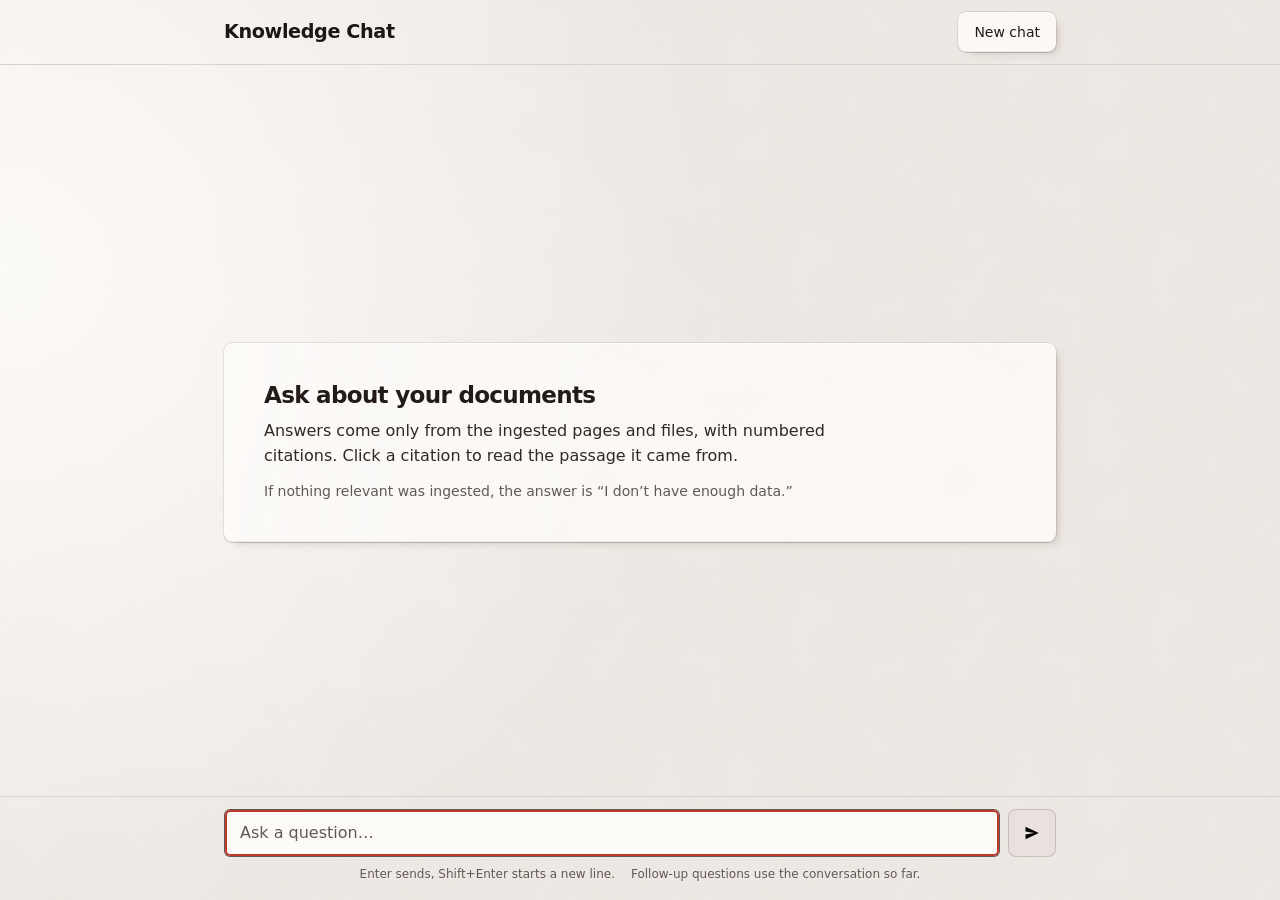
<file: ChatBotRAGAPI/wwwroot/index.html>
<!doctype html>
<html lang="en">
<head>
  <meta charset="utf-8">
  <meta name="viewport" content="width=device-width, initial-scale=1">
  <title>Knowledge Chat</title>
  <meta name="description" content="Ask questions about your ingested documents and get answers with numbered citations to the passages they came from.">
  <link rel="icon" href="favicon.svg" type="image/svg+xml">
  <link rel="stylesheet" href="app.css">
  <script src="app.js" defer></script>
</head>
<body class="desk">
  <header class="topbar">
    <div class="shell topbar__inner">
      <h1 class="wordmark">Knowledge Chat</h1>
      <div class="topbar__actions">
        <button id="new-chat" class="btn btn--card btn--small" type="button" title="Start a new conversation">New chat</button>
        <button id="close-chat" class="btn btn--card btn--small btn--square" type="button" title="Close the chat" hidden>
          <svg viewBox="0 0 24 24" aria-hidden="true"><path d="M6.4 5 5 6.4 10.6 12 5 17.6 6.4 19l5.6-5.6 5.6 5.6 1.4-1.4-5.6-5.6L19 6.4 17.6 5 12 10.6z"/></svg>
          <span class="visually-hidden">Close</span>
        </button>
      </div>
    </div>
  </header>

  <main id="conversation" class="conversation" aria-live="polite">
    <section id="empty" class="empty stock">
      <h2>Ask about your documents</h2>
      <p>Answers come only from the ingested pages and files, with numbered citations.
         Click a citation to read the passage it came from.</p>
      <p class="hint">If nothing relevant was ingested, the answer is <q>I don’t have enough data.</q></p>
    </section>
  </main>

  <footer class="composer-wrap">
    <div class="shell">
      <form id="composer" class="composer" autocomplete="off">
        <label for="question" class="visually-hidden">Your question</label>
        <textarea id="question" rows="1" maxlength="4000" placeholder="Ask a question…" required></textarea>
        <button id="send" type="submit" class="btn btn--ink btn--icon" title="Send (Enter)">
          <svg viewBox="0 0 24 24" aria-hidden="true"><path d="M3.4 20.4 21 12 3.4 3.6l-.1 6.5L15 12l-11.7 1.9z"/></svg>
          <span class="visually-hidden">Send</span>
        </button>
        <button id="stop" type="button" class="btn btn--card btn--icon" title="Stop" hidden>
          <svg viewBox="0 0 24 24" aria-hidden="true"><rect x="6" y="6" width="12" height="12" rx="2"/></svg>
          <span class="visually-hidden">Stop</span>
        </button>
      </form>
      <p class="footnote"><span>Enter sends, Shift+Enter starts a new line.</span> <span>Follow-up questions use the conversation so far.</span></p>
    </div>
  </footer>

  <template id="tpl-user">
    <article class="msg user"><div class="bubble"></div></article>
  </template>
  <template id="tpl-assistant">
    <article class="msg assistant">
      <div class="bubble stock">
        <div class="status" role="status"><span class="spinner keep-motion" aria-hidden="true"></span><span class="status-text">Searching documents…</span></div>
        <div class="answer"></div>
        <ol class="sources" hidden></ol>
      </div>
    </article>
  </template>
</body>
</html>
</file>
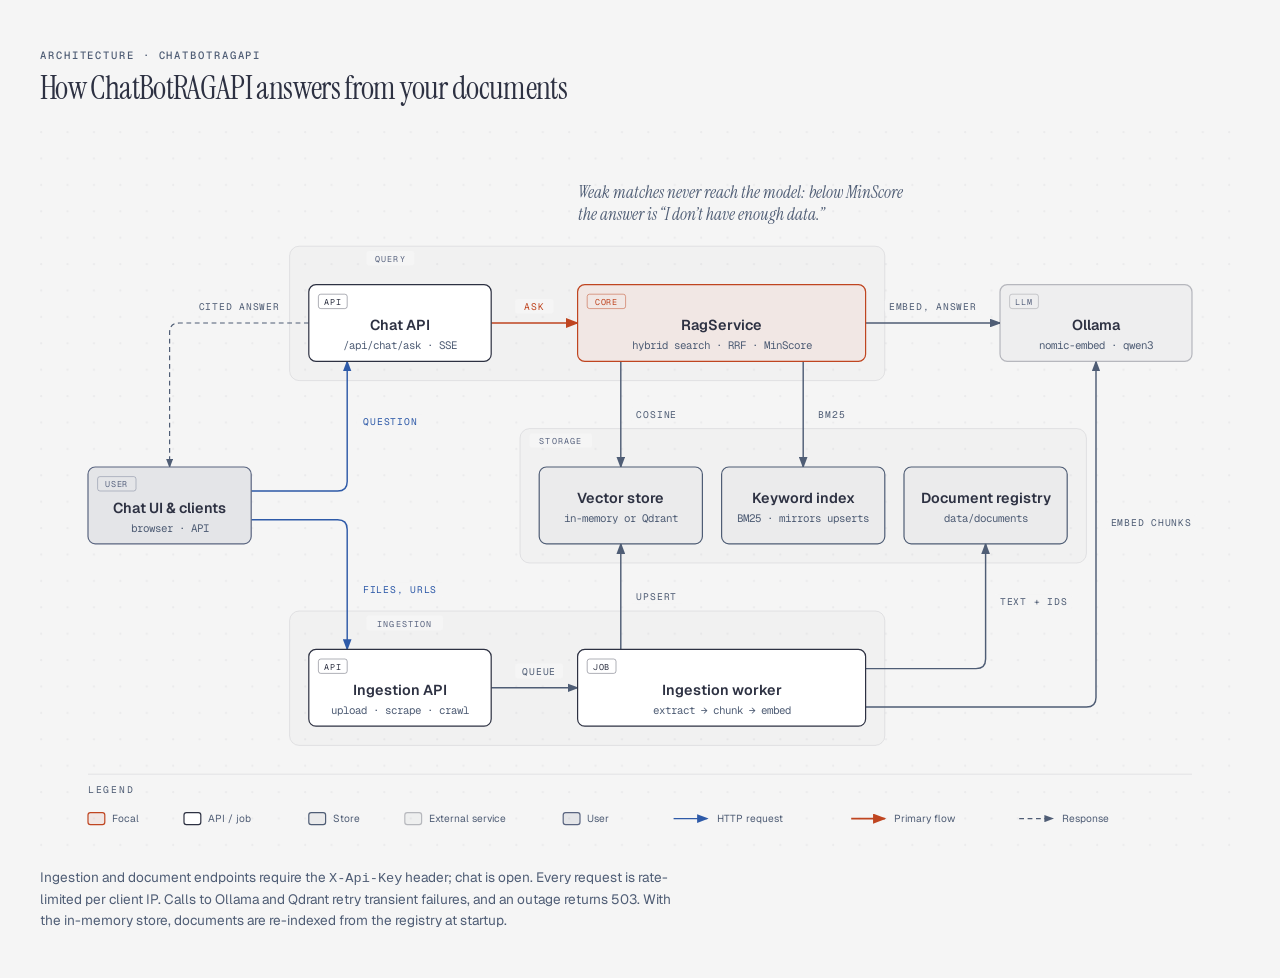
<file: docs/architecture.html>
<!DOCTYPE html>
<html lang="en">
<head>
  <meta charset="UTF-8">
  <meta name="viewport" content="width=device-width, initial-scale=1.0">
  <title>ChatBotRAGAPI architecture</title>
  <link href="https://fonts.googleapis.com/css2?family=Instrument+Serif:ital@0;1&family=Geist:wght@400;500;600&family=Geist+Mono:wght@400;500;600&display=swap" rel="stylesheet">
  <style>
    *, *::before, *::after { box-sizing: border-box; margin: 0; padding: 0; }
    :root {
      --color-paper:   #f5f5f5;
      --color-ink:     #2d3142;
      --color-muted:   #4f5d75;
      --color-accent:  #bf4520;
      --font-sans:     'Geist', system-ui, sans-serif;
      --font-serif:    'Instrument Serif', serif;
      --font-mono:     'Geist Mono', ui-monospace, monospace;
    }

    body {
      font-family: var(--font-sans);
      background: var(--color-paper);
      color: var(--color-ink);
      min-height: 100vh;
      display: flex;
      align-items: center;
      justify-content: center;
      padding: 3rem 2rem;
    }

    .frame { max-width: 1200px; width: 100%; }
    .diagram-container { width: 100%; overflow-x: auto; }

    .eyebrow {
      font-family: var(--font-mono);
      font-size: 0.66rem;
      font-weight: 500;
      letter-spacing: 0.18em;
      text-transform: uppercase;
      color: var(--color-muted);
      margin-bottom: 0.5rem;
    }

    h1 {
      font-family: var(--font-serif);
      font-size: clamp(1.5rem, 2.4vw + 0.75rem, 2rem);
      font-weight: 400;
      letter-spacing: -0.02em;
      line-height: 1.15;
      color: var(--color-ink);
      margin-bottom: 1.5rem;
    }

    .note {
      margin-top: 1rem;
      max-width: 72ch;
      font-size: 0.85rem;
      line-height: 1.55;
      color: var(--color-muted);
    }

    svg { width: 100%; min-width: 1000px; display: block; }
    @media print {
      .diagram-container { overflow-x: visible; }
      svg { min-width: 0; }
    }
  </style>
</head>
<body>
  <div class="frame">
    <p class="eyebrow">Architecture · ChatBotRAGAPI</p>
    <h1>How ChatBotRAGAPI answers from your documents</h1>

    <div class="diagram-container">
      <svg viewBox="0 0 1000 600" xmlns="http://www.w3.org/2000/svg" role="img" aria-labelledby="architecture-title architecture-desc">
        <title id="architecture-title">ChatBotRAGAPI architecture</title>
        <desc id="architecture-desc">Questions from the chat UI go through the chat API to RagService, which searches a vector store and a BM25 keyword index and asks Ollama for a cited answer; uploads and crawled pages are queued, chunked, embedded by Ollama and written to the stores and a document registry.</desc>
        <defs>
          <pattern id="dots" width="22" height="22" patternUnits="userSpaceOnUse">
            <circle cx="1" cy="1" r="0.9" fill="rgba(45,49,66,0.10)"/>
          </pattern>
          <marker id="arrow" markerWidth="8" markerHeight="6" refX="7" refY="3" orient="auto"><polygon points="0 0, 8 3, 0 6" fill="#4f5d75"/></marker>
          <marker id="arrow-accent" markerWidth="8" markerHeight="6" refX="7" refY="3" orient="auto"><polygon points="0 0, 8 3, 0 6" fill="#bf4520"/></marker>
          <marker id="arrow-link" markerWidth="8" markerHeight="6" refX="7" refY="3" orient="auto"><polygon points="0 0, 8 3, 0 6" fill="#2e5aa8"/></marker>
        </defs>

        <rect width="100%" height="100%" fill="#f5f5f5"/>
        <rect width="100%" height="100%" fill="url(#dots)" opacity="0.55"/>

        <!-- Callout (italic serif) above the focal node -->
        <text x="448" y="56" fill="#4f5d75" font-size="14" font-style="italic" font-family="'Instrument Serif', serif">Weak matches never reach the model: below MinScore</text>
        <text x="448" y="74" fill="#4f5d75" font-size="14" font-style="italic" font-family="'Instrument Serif', serif">the answer is “I don’t have enough data.”</text>

        <!-- Zones (before arrows and nodes) -->
        <rect x="208" y="96" width="496" height="112" rx="8" fill="rgba(45,49,66,0.02)" stroke="rgba(45,49,66,0.10)" stroke-width="0.8"/>
        <rect x="272" y="100" width="40" height="12" rx="2" fill="#f5f5f5"/>
        <text x="292" y="109" fill="#5a6580" font-size="7" font-family="'Geist Mono', monospace" text-anchor="middle" letter-spacing="0.14em">QUERY</text>

        <rect x="400" y="248" width="472" height="112" rx="8" fill="rgba(45,49,66,0.02)" stroke="rgba(45,49,66,0.10)" stroke-width="0.8"/>
        <rect x="408" y="252" width="52" height="12" rx="2" fill="#f5f5f5"/>
        <text x="434" y="261" fill="#5a6580" font-size="7" font-family="'Geist Mono', monospace" text-anchor="middle" letter-spacing="0.14em">STORAGE</text>

        <rect x="208" y="400" width="496" height="112" rx="8" fill="rgba(45,49,66,0.02)" stroke="rgba(45,49,66,0.10)" stroke-width="0.8"/>
        <rect x="272" y="404" width="64" height="12" rx="2" fill="#f5f5f5"/>
        <text x="304" y="413" fill="#5a6580" font-size="7" font-family="'Geist Mono', monospace" text-anchor="middle" letter-spacing="0.14em">INGESTION</text>

        <!-- Arrows (behind boxes) -->
        <!-- Clients -> Chat API (HTTP), fanned port 1 on the clients' right edge -->
        <path d="M 176,300 H 248 Q 256,300 256,292 V 192" fill="none" stroke="#2e5aa8" stroke-width="1.2" marker-end="url(#arrow-link)"/>
        <!-- Clients -> Ingestion API (HTTP), fanned port 2 -->
        <path d="M 176,324 H 248 Q 256,324 256,332 V 432" fill="none" stroke="#2e5aa8" stroke-width="1.2" marker-end="url(#arrow-link)"/>
        <!-- Chat API -> Clients: cited answer (return, dashed) -->
        <path d="M 224,160 H 116 Q 108,160 108,168 V 280" fill="none" stroke="#4f5d75" stroke-width="1" stroke-dasharray="4,3" marker-end="url(#arrow)"/>
        <!-- Chat API -> RagService (primary flow) -->
        <line x1="376" y1="160" x2="448" y2="160" stroke="#bf4520" stroke-width="1.4" marker-end="url(#arrow-accent)"/>
        <!-- RagService -> Ollama -->
        <line x1="688" y1="160" x2="800" y2="160" stroke="#4f5d75" stroke-width="1.2" marker-end="url(#arrow)"/>
        <!-- RagService -> Vector store / Keyword index -->
        <line x1="484" y1="192" x2="484" y2="280" stroke="#4f5d75" stroke-width="1.2" marker-end="url(#arrow)"/>
        <line x1="636" y1="192" x2="636" y2="280" stroke="#4f5d75" stroke-width="1.2" marker-end="url(#arrow)"/>
        <!-- Ingestion API -> Worker -->
        <line x1="376" y1="464" x2="448" y2="464" stroke="#4f5d75" stroke-width="1.2" marker-end="url(#arrow)"/>
        <!-- Worker -> Vector store -->
        <line x1="484" y1="432" x2="484" y2="344" stroke="#4f5d75" stroke-width="1.2" marker-end="url(#arrow)"/>
        <!-- Worker -> Document registry (port 1 on the worker's right edge) -->
        <path d="M 688,448 H 780 Q 788,448 788,440 V 344" fill="none" stroke="#4f5d75" stroke-width="1.2" marker-end="url(#arrow)"/>
        <!-- Worker -> Ollama (port 2) -->
        <path d="M 688,480 H 872 Q 880,480 880,472 V 192" fill="none" stroke="#4f5d75" stroke-width="1.2" marker-end="url(#arrow)"/>

        <!-- Arrow labels (opaque masks, 8px off their strokes) -->
        <rect x="264" y="236" width="56" height="12" rx="2" fill="#f5f5f5"/>
        <text x="292" y="245" fill="#2e5aa8" font-size="8" font-family="'Geist Mono', monospace" text-anchor="middle" letter-spacing="0.08em">QUESTION</text>

        <rect x="264" y="376" width="72" height="12" rx="2" fill="#f5f5f5"/>
        <text x="300" y="385" fill="#2e5aa8" font-size="8" font-family="'Geist Mono', monospace" text-anchor="middle" letter-spacing="0.08em">FILES, URLS</text>

        <rect x="128" y="140" width="76" height="12" rx="2" fill="#f5f5f5"/>
        <text x="166" y="149" fill="#4f5d75" font-size="8" font-family="'Geist Mono', monospace" text-anchor="middle" letter-spacing="0.08em">CITED ANSWER</text>

        <rect x="396" y="140" width="32" height="12" rx="2" fill="#f5f5f5"/>
        <text x="412" y="149" fill="#bf4520" font-size="8" font-family="'Geist Mono', monospace" text-anchor="middle" letter-spacing="0.08em">ASK</text>

        <rect x="704" y="140" width="80" height="12" rx="2" fill="#f5f5f5"/>
        <text x="744" y="149" fill="#4f5d75" font-size="8" font-family="'Geist Mono', monospace" text-anchor="middle" letter-spacing="0.08em">EMBED, ANSWER</text>

        <rect x="492" y="230" width="44" height="12" rx="2" fill="#f5f5f5"/>
        <text x="514" y="239" fill="#4f5d75" font-size="8" font-family="'Geist Mono', monospace" text-anchor="middle" letter-spacing="0.08em">COSINE</text>

        <rect x="644" y="230" width="32" height="12" rx="2" fill="#f5f5f5"/>
        <text x="660" y="239" fill="#4f5d75" font-size="8" font-family="'Geist Mono', monospace" text-anchor="middle" letter-spacing="0.08em">BM25</text>

        <rect x="396" y="444" width="40" height="12" rx="2" fill="#f5f5f5"/>
        <text x="416" y="453" fill="#4f5d75" font-size="8" font-family="'Geist Mono', monospace" text-anchor="middle" letter-spacing="0.08em">QUEUE</text>

        <rect x="492" y="382" width="44" height="12" rx="2" fill="#f5f5f5"/>
        <text x="514" y="391" fill="#4f5d75" font-size="8" font-family="'Geist Mono', monospace" text-anchor="middle" letter-spacing="0.08em">UPSERT</text>

        <rect x="796" y="386" width="64" height="12" rx="2" fill="#f5f5f5"/>
        <text x="828" y="395" fill="#4f5d75" font-size="8" font-family="'Geist Mono', monospace" text-anchor="middle" letter-spacing="0.08em">TEXT + IDS</text>

        <rect x="888" y="320" width="76" height="12" rx="2" fill="#f5f5f5"/>
        <text x="926" y="329" fill="#4f5d75" font-size="8" font-family="'Geist Mono', monospace" text-anchor="middle" letter-spacing="0.08em">EMBED CHUNKS</text>

        <!-- Node: Chat UI & clients (input) -->
        <rect x="40" y="280" width="136" height="64" rx="6" fill="#f5f5f5"/>
        <rect x="40" y="280" width="136" height="64" rx="6" fill="rgba(79,93,117,0.10)" stroke="#5a6580" stroke-width="1"/>
        <rect x="48" y="288" width="32" height="12" rx="2" fill="transparent" stroke="rgba(90,101,128,0.40)" stroke-width="0.8"/>
        <text x="64" y="297" fill="#5a6580" font-size="7" font-family="'Geist Mono', monospace" text-anchor="middle" letter-spacing="0.08em">USER</text>
        <text x="108" y="318" fill="#2d3142" font-size="12" font-weight="600" font-family="'Geist', sans-serif" text-anchor="middle">Chat UI &amp; clients</text>
        <text x="108" y="334" fill="#4f5d75" font-size="9" font-family="'Geist Mono', monospace" text-anchor="middle">browser · API</text>

        <!-- Node: Chat API (backend) -->
        <rect x="224" y="128" width="152" height="64" rx="6" fill="#f5f5f5"/>
        <rect x="224" y="128" width="152" height="64" rx="6" fill="#ffffff" stroke="#2d3142" stroke-width="1"/>
        <rect x="232" y="136" width="24" height="12" rx="2" fill="transparent" stroke="rgba(45,49,66,0.40)" stroke-width="0.8"/>
        <text x="244" y="145" fill="#2d3142" font-size="7" font-family="'Geist Mono', monospace" text-anchor="middle" letter-spacing="0.08em">API</text>
        <text x="300" y="166" fill="#2d3142" font-size="12" font-weight="600" font-family="'Geist', sans-serif" text-anchor="middle">Chat API</text>
        <text x="300" y="182" fill="#4f5d75" font-size="9" font-family="'Geist Mono', monospace" text-anchor="middle">/api/chat/ask · SSE</text>

        <!-- Node: RagService (focal) -->
        <rect x="448" y="128" width="240" height="64" rx="6" fill="#f5f5f5"/>
        <rect x="448" y="128" width="240" height="64" rx="6" fill="rgba(191,69,32,0.08)" stroke="#bf4520" stroke-width="1"/>
        <rect x="456" y="136" width="32" height="12" rx="2" fill="transparent" stroke="rgba(191,69,32,0.50)" stroke-width="0.8"/>
        <text x="472" y="145" fill="#bf4520" font-size="7" font-family="'Geist Mono', monospace" text-anchor="middle" letter-spacing="0.08em">CORE</text>
        <text x="568" y="166" fill="#2d3142" font-size="12" font-weight="600" font-family="'Geist', sans-serif" text-anchor="middle">RagService</text>
        <text x="568" y="182" fill="#4f5d75" font-size="9" font-family="'Geist Mono', monospace" text-anchor="middle">hybrid search · RRF · MinScore</text>

        <!-- Node: Ollama (external) -->
        <rect x="800" y="128" width="160" height="64" rx="6" fill="#f5f5f5"/>
        <rect x="800" y="128" width="160" height="64" rx="6" fill="rgba(45,49,66,0.03)" stroke="rgba(45,49,66,0.30)" stroke-width="1"/>
        <rect x="808" y="136" width="24" height="12" rx="2" fill="transparent" stroke="rgba(45,49,66,0.22)" stroke-width="0.8"/>
        <text x="820" y="145" fill="#5a6580" font-size="7" font-family="'Geist Mono', monospace" text-anchor="middle" letter-spacing="0.08em">LLM</text>
        <text x="880" y="166" fill="#2d3142" font-size="12" font-weight="600" font-family="'Geist', sans-serif" text-anchor="middle">Ollama</text>
        <text x="880" y="182" fill="#4f5d75" font-size="9" font-family="'Geist Mono', monospace" text-anchor="middle">nomic-embed · qwen3</text>

        <!-- Node: Vector store (store) -->
        <rect x="416" y="280" width="136" height="64" rx="6" fill="#f5f5f5"/>
        <rect x="416" y="280" width="136" height="64" rx="6" fill="rgba(45,49,66,0.05)" stroke="#4f5d75" stroke-width="1"/>
        <text x="484" y="310" fill="#2d3142" font-size="12" font-weight="600" font-family="'Geist', sans-serif" text-anchor="middle">Vector store</text>
        <text x="484" y="326" fill="#4f5d75" font-size="9" font-family="'Geist Mono', monospace" text-anchor="middle">in-memory or Qdrant</text>

        <!-- Node: Keyword index (store) -->
        <rect x="568" y="280" width="136" height="64" rx="6" fill="#f5f5f5"/>
        <rect x="568" y="280" width="136" height="64" rx="6" fill="rgba(45,49,66,0.05)" stroke="#4f5d75" stroke-width="1"/>
        <text x="636" y="310" fill="#2d3142" font-size="12" font-weight="600" font-family="'Geist', sans-serif" text-anchor="middle">Keyword index</text>
        <text x="636" y="326" fill="#4f5d75" font-size="9" font-family="'Geist Mono', monospace" text-anchor="middle">BM25 · mirrors upserts</text>

        <!-- Node: Document registry (store) -->
        <rect x="720" y="280" width="136" height="64" rx="6" fill="#f5f5f5"/>
        <rect x="720" y="280" width="136" height="64" rx="6" fill="rgba(45,49,66,0.05)" stroke="#4f5d75" stroke-width="1"/>
        <text x="788" y="310" fill="#2d3142" font-size="12" font-weight="600" font-family="'Geist', sans-serif" text-anchor="middle">Document registry</text>
        <text x="788" y="326" fill="#4f5d75" font-size="9" font-family="'Geist Mono', monospace" text-anchor="middle">data/documents</text>

        <!-- Node: Ingestion API (backend) -->
        <rect x="224" y="432" width="152" height="64" rx="6" fill="#f5f5f5"/>
        <rect x="224" y="432" width="152" height="64" rx="6" fill="#ffffff" stroke="#2d3142" stroke-width="1"/>
        <rect x="232" y="440" width="24" height="12" rx="2" fill="transparent" stroke="rgba(45,49,66,0.40)" stroke-width="0.8"/>
        <text x="244" y="449" fill="#2d3142" font-size="7" font-family="'Geist Mono', monospace" text-anchor="middle" letter-spacing="0.08em">API</text>
        <text x="300" y="470" fill="#2d3142" font-size="12" font-weight="600" font-family="'Geist', sans-serif" text-anchor="middle">Ingestion API</text>
        <text x="300" y="486" fill="#4f5d75" font-size="9" font-family="'Geist Mono', monospace" text-anchor="middle">upload · scrape · crawl</text>

        <!-- Node: Ingestion worker (backend) -->
        <rect x="448" y="432" width="240" height="64" rx="6" fill="#f5f5f5"/>
        <rect x="448" y="432" width="240" height="64" rx="6" fill="#ffffff" stroke="#2d3142" stroke-width="1"/>
        <rect x="456" y="440" width="24" height="12" rx="2" fill="transparent" stroke="rgba(45,49,66,0.40)" stroke-width="0.8"/>
        <text x="468" y="449" fill="#2d3142" font-size="7" font-family="'Geist Mono', monospace" text-anchor="middle" letter-spacing="0.08em">JOB</text>
        <text x="568" y="470" fill="#2d3142" font-size="12" font-weight="600" font-family="'Geist', sans-serif" text-anchor="middle">Ingestion worker</text>
        <text x="568" y="486" fill="#4f5d75" font-size="9" font-family="'Geist Mono', monospace" text-anchor="middle">extract → chunk → embed</text>

        <!-- Legend strip -->
        <line x1="40" y1="536" x2="960" y2="536" stroke="rgba(45,49,66,0.10)" stroke-width="0.8"/>
        <text x="40" y="552" fill="#4f5d75" font-size="8" font-family="'Geist Mono', monospace" letter-spacing="0.18em">LEGEND</text>

        <rect x="40" y="568" width="14" height="10" rx="2" fill="rgba(191,69,32,0.08)" stroke="#bf4520" stroke-width="1"/>
        <text x="60" y="576" fill="#4f5d75" font-size="8.5" font-family="'Geist', sans-serif">Focal</text>

        <rect x="120" y="568" width="14" height="10" rx="2" fill="#ffffff" stroke="#2d3142" stroke-width="1"/>
        <text x="140" y="576" fill="#4f5d75" font-size="8.5" font-family="'Geist', sans-serif">API / job</text>

        <rect x="224" y="568" width="14" height="10" rx="2" fill="rgba(45,49,66,0.05)" stroke="#4f5d75" stroke-width="1"/>
        <text x="244" y="576" fill="#4f5d75" font-size="8.5" font-family="'Geist', sans-serif">Store</text>

        <rect x="304" y="568" width="14" height="10" rx="2" fill="rgba(45,49,66,0.03)" stroke="rgba(45,49,66,0.30)" stroke-width="1"/>
        <text x="324" y="576" fill="#4f5d75" font-size="8.5" font-family="'Geist', sans-serif">External service</text>

        <rect x="436" y="568" width="14" height="10" rx="2" fill="rgba(79,93,117,0.10)" stroke="#5a6580" stroke-width="1"/>
        <text x="456" y="576" fill="#4f5d75" font-size="8.5" font-family="'Geist', sans-serif">User</text>

        <line x1="528" y1="573" x2="556" y2="573" stroke="#2e5aa8" stroke-width="1.2" marker-end="url(#arrow-link)"/>
        <text x="564" y="576" fill="#4f5d75" font-size="8.5" font-family="'Geist', sans-serif">HTTP request</text>

        <line x1="676" y1="573" x2="704" y2="573" stroke="#bf4520" stroke-width="1.4" marker-end="url(#arrow-accent)"/>
        <text x="712" y="576" fill="#4f5d75" font-size="8.5" font-family="'Geist', sans-serif">Primary flow</text>

        <line x1="816" y1="573" x2="844" y2="573" stroke="#4f5d75" stroke-width="1" stroke-dasharray="4,3" marker-end="url(#arrow)"/>
        <text x="852" y="576" fill="#4f5d75" font-size="8.5" font-family="'Geist', sans-serif">Response</text>
      </svg>
    </div>

    <p class="note">Ingestion and document endpoints require the <code>X-Api-Key</code> header; chat is open. Every request is rate-limited per client IP. Calls to Ollama and Qdrant retry transient failures, and an outage returns 503. With the in-memory store, documents are re-indexed from the registry at startup.</p>
  </div>
</body>
</html>
</file>
<file: ChatBotRAGAPI/wwwroot/app.css>
/* Hallmark · shape: app screen · genre: modern-minimal · theme: Coral (deal 2/3, seed chat-tool-where-staff-431c·c6f4c9e8·2026-11-05·r0) · redesign: full
 * nav: top bar, wordmark and one quiet action · signature: each answer printed as a cotton sheet, its sources ruled beneath with numbered tabs · states: empty, searching, writing, answered, no data, stopped, error
 * axes: light/grotesk-sans/warm · posture: restrained · contrast: pass · modes: light+dark · faces: system sans and mono (the CSP allows no font host) · v2.0.0 */
/* Hallmark · pre-emit critique: P4 H4 E4 S4 R5 V4 · weakest: S and P, a chat column is a familiar shape; made the answer a printed sheet with its sources as ruled, numbered rows so the citations, not the bubbles, carry the screen */
/* Hallmark · reworded "Enter to send · Shift+Enter for a new line · Follow-up questions use the conversation so far" to two sentences · 63 names the middle-dot string */
/* Hallmark · finish-review: subagent · fix · 7 findings · 7 resolved (empty sheet centred, phone source names wrap, column on the header line, dark answer sheet lifted above notes, row numerals match [n], refusal as a note, follow-up hint kept on phones) · gap: none */
/* Hallmark · dismissed F4 · .btn--card is the cotton secondary (New chat, Stop); Send is the one ink-filled primary */
@import url("./tokens.css");
@import url("./base.css");

:root {
  --chat: 52rem;           /* the reading column: an answer sheet at a 70ch measure */
  --tap: 44px;             /* minimum hit target */
}

/* ---------- ground ---------- */

html, body { height: 100%; }

body {
  display: flex;
  flex-direction: column;
}

.desk {
  background-color: var(--color-desk);
  background-image: radial-gradient(90% 120% at 0% 30%, var(--color-cotton), transparent 62%), var(--tex-desk);
}

.shell {
  width: 100%;
  max-width: calc(var(--chat) + 2 * var(--space-lg));
  margin-inline: auto;
  padding-inline: var(--space-lg);
}

/* Paper objects: lit from the left, casting right. */
.stock {
  background-color: var(--color-cotton);
  background-image: linear-gradient(100deg, var(--color-cotton), transparent 45%), var(--tex-cotton);
  color: var(--color-print);
  border-radius: var(--radius-stock);
  box-shadow: var(--edge-stock), var(--cast-stock);
}

/* ---------- top bar ---------- */

.topbar { border-bottom: var(--rule-hair) solid var(--color-rule); }

.topbar__inner {
  display: flex;
  align-items: center;
  justify-content: space-between;
  gap: var(--space-md);
  min-height: 64px;
}

.wordmark {
  max-width: none;
  font-size: var(--text-lg);
  letter-spacing: -0.02em;
  line-height: 1.2;
}

/* ---------- controls: letterpress cards ---------- */

.btn {
  display: inline-flex;
  align-items: center;
  justify-content: center;
  gap: var(--space-xs);
  min-height: 48px;
  padding: 0 var(--space-lg);
  border: 0;
  border-radius: var(--radius-stock);
  font-weight: 500;
  line-height: 1;
  white-space: nowrap;
  cursor: pointer;
  transition: transform var(--dur-micro) var(--ease-out), box-shadow var(--dur-short) var(--ease-out), background-color var(--dur-short) var(--ease-out);
}
.btn svg { width: 18px; height: 18px; flex-shrink: 0; }
.btn--small { min-height: 40px; padding: 0 var(--space-md); font-size: var(--text-sm); }
.btn--icon { width: 48px; padding: 0; }

.btn--card {
  background-color: var(--color-cotton);
  background-image: var(--tex-cotton);
  color: var(--color-print);
  text-shadow: 0.5px 0.75px 0 var(--color-cotton);
  box-shadow: var(--edge-stock), var(--cast-stock);
}
.btn--ink {
  background-color: var(--color-board);
  color: var(--color-board-type);
  box-shadow: var(--cast-stock);
}

.btn:hover { transform: translateY(-1px); box-shadow: var(--edge-stock), var(--cast-stock-lift); }
.btn--ink:hover { box-shadow: var(--cast-stock-lift); }
.btn:active { transform: translateY(1px); box-shadow: var(--edge-stock); }
.btn:focus-visible { outline: 2px solid var(--color-focus); outline-offset: 2px; }

/* Disabled: a different fill, a different ink and the cursor, plus the native attribute. */
.btn:disabled,
.btn:disabled:hover {
  background-color: var(--color-paper-3);
  background-image: none;
  color: var(--color-muted);
  text-shadow: none;
  box-shadow: inset 0 0 0 1px var(--color-rule-2);
  transform: none;
  cursor: not-allowed;
}

/* ---------- conversation ---------- */

/* The scroller spans the window (scrollbar at the edge); each child is the reading column, centred. */
.conversation {
  flex: 1;
  overflow-y: auto;
  padding-block: var(--space-xl) var(--space-md);
  padding-inline: var(--space-lg);
  scrollbar-gutter: stable both-edges; /* symmetric gutters: the column stays on the header's centre line */
  display: flex;
  flex-direction: column;
  gap: var(--space-lg);
}
.conversation > * { width: 100%; max-width: var(--chat); margin-inline: auto; }

.empty {
  margin-block: auto;           /* the only thing on screen: centred in the scroller, not stranded at the top */
  padding: var(--space-xl);
  display: grid;
  gap: var(--space-sm);
}
.empty h2 { font-size: var(--text-xl); }
.empty p { color: var(--color-ink-2); max-width: 60ch; }
.empty .hint { max-width: 70ch; color: var(--color-muted); font-size: var(--text-sm); }

.msg { display: flex; min-width: 0; }
.msg.user { justify-content: flex-end; }

.bubble { min-width: 0; overflow-wrap: anywhere; }

/* The question: a tinted well, not paper. */
.msg.user .bubble {
  max-width: min(36rem, 85%);
  padding: var(--space-sm) var(--space-md);
  border-radius: var(--radius-card);
  background: var(--color-paper-3);
  color: var(--color-ink);
  white-space: pre-wrap;
}

/* The answer: a printed sheet. */
.msg.assistant .bubble {
  width: 100%;
  padding: var(--space-lg) var(--space-xl);
  background-color: var(--color-sheet);
}

/* A refusal is a note, not a printed result. */
.msg.nodata .bubble,
.msg.error .bubble {
  width: auto;
  padding: var(--space-sm) var(--space-md);
  background: var(--color-paper-2);
  box-shadow: none;
}

.answer { white-space: pre-wrap; max-width: 70ch; line-height: 1.65; }
.answer:empty { display: none; }
.msg.nodata .answer { color: var(--color-muted); }
.msg.error .answer { color: var(--color-error); }
.stopped-note { margin-top: var(--space-xs); color: var(--color-muted); font-size: var(--text-sm); }

/* Searching / writing */
.status { display: flex; align-items: center; gap: var(--space-xs); color: var(--color-muted); font-size: var(--text-sm); }
.spinner {
  width: 14px;
  height: 14px;
  border-radius: 50%;
  border: 2px solid var(--color-rule-2);
  border-top-color: var(--color-ink-2);
  animation: spin 0.9s linear infinite;
}
@keyframes spin { to { transform: rotate(1turn); } }

/* Citations in the answer: small pressed numerals. */
.cite {
  display: inline-flex;
  align-items: center;
  justify-content: center;
  min-width: 1.5em;
  height: 1.4em;
  padding: 0 var(--space-2xs);
  margin: 0 var(--space-3xs);
  border: 1px solid var(--color-rule-2);
  border-radius: 4px;
  background: var(--color-paper-2);
  color: var(--color-ink);
  font: 500 var(--text-xs)/1 var(--font-outlier);
  font-variant-numeric: tabular-nums;
  vertical-align: 0.1em;
  cursor: pointer;
  transition: background-color var(--dur-micro) var(--ease-out), border-color var(--dur-micro) var(--ease-out);
}
.cite:hover { background: var(--color-paper-3); border-color: var(--color-accent-2); }
.cite:active { transform: translateY(1px); }
.cite:focus-visible { outline: 2px solid var(--color-focus); outline-offset: 2px; }

/* Sources: ruled rows under the answer, never cards on the sheet. */
.sources {
  list-style: none;
  margin: var(--space-lg) 0 0;
  padding: 0;
  border-top: var(--rule-hair) solid var(--color-rule-2);
}
.answer:empty + .sources { margin-top: 0; border-top: 0; } /* stopped before any text */

.source { position: relative; border-bottom: var(--rule-hair) solid var(--color-rule); }
.source:last-child { border-bottom: 0; }

.source summary {
  display: flex;
  align-items: center;
  gap: var(--space-sm);
  min-height: var(--tap);
  padding: var(--space-xs) 0;
  cursor: pointer;
  list-style: none;
  font-size: var(--text-sm);
  min-width: 0;
}
.source summary::-webkit-details-marker { display: none; }
.source summary:hover .source-name { text-decoration: underline; text-decoration-color: var(--color-accent-2); }
.source summary:focus-visible { outline: 2px solid var(--color-focus); outline-offset: -2px; border-radius: 4px; } /* inside the row, clear of the rules */
.source summary::after {
  content: "";
  margin-left: auto;
  flex: none;
  width: 7px;
  height: 7px;
  border-right: 1.5px solid var(--color-muted);
  border-bottom: 1.5px solid var(--color-muted);
  transform: rotate(45deg) translateY(-2px);
  transition: transform var(--dur-short) var(--ease-in-out);
}
.source details[open] summary::after { transform: rotate(-135deg) translateY(-1px); }

/* The row's number is the same pressed numeral as its [n] in the answer. */
.source-num {
  flex: none;
  display: inline-flex;
  align-items: center;
  justify-content: center;
  min-width: var(--space-lg);
  height: 1.25rem;
  padding: 0 var(--space-2xs);
  border: 1px solid var(--color-rule-2);
  border-radius: 4px;
  background: var(--color-paper-2);
  color: var(--color-ink);
  font: 500 var(--text-xs)/1 var(--font-outlier);
  font-variant-numeric: tabular-nums;
}
.source-name { min-width: 0; overflow: hidden; text-overflow: ellipsis; white-space: nowrap; color: var(--color-ink); }
.source-match {
  flex: none;
  padding: 0 var(--space-xs);
  border: 1px solid var(--color-rule-2);
  border-radius: 4px;
  color: var(--color-muted);
  font-size: var(--text-xs);
  line-height: 1.6;
}
.passage {
  margin: 0;
  padding: 0 0 var(--space-md) calc(var(--space-lg) + var(--space-sm));
  max-height: 260px;
  overflow-y: auto;
  color: var(--color-ink-2);
  font-size: var(--text-sm);
  line-height: 1.6;
  white-space: pre-wrap;
}
.passage a { color: var(--color-ink); text-decoration-color: var(--color-accent-2); }
.passage a:hover { text-decoration-thickness: 2px; }

/* A citation click marks its row: a fading ring, opacity only. */
.source::after {
  content: "";
  position: absolute;
  inset: 0 calc(-1 * var(--space-sm));
  border-radius: 4px;
  box-shadow: 0 0 0 2px var(--color-focus);
  opacity: 0;
  pointer-events: none;
}
.source.flash::after { animation: mark 1.2s var(--ease-out); }
@keyframes mark { from { opacity: 1; } to { opacity: 0; } }

/* Feedback under a finished answer: quiet outlined controls; the chosen one is pressed. */
.feedback {
  display: flex;
  flex-wrap: wrap;
  align-items: center;
  gap: var(--space-xs);
  margin-top: var(--space-md);
  color: var(--color-muted);
  font-size: var(--text-sm);
}
.feedback-label { margin-right: var(--space-2xs); }
.feedback-btn {
  display: inline-flex;
  align-items: center;
  gap: var(--space-2xs);
  min-height: 36px;
  padding: 0 var(--space-sm);
  border: 1px solid var(--color-rule-2);
  border-radius: var(--radius-input);
  background: transparent;
  color: var(--color-ink-2);
  font-size: var(--text-sm);
  cursor: pointer;
  transition: background-color var(--dur-micro) var(--ease-out), border-color var(--dur-micro) var(--ease-out);
}
.feedback-btn svg { width: 16px; height: 16px; flex-shrink: 0; }
.feedback-btn[data-rating="down"] svg { transform: rotate(180deg); }
.feedback-btn:hover { background: var(--color-paper-2); border-color: var(--color-muted); }
.feedback-btn:active { transform: translateY(1px); }
.feedback-btn:focus-visible { outline: 2px solid var(--color-focus); outline-offset: 2px; }
.feedback-btn[aria-pressed="true"] { background: var(--color-paper-3); border-color: var(--color-ink-2); color: var(--color-ink); }
.feedback-btn:disabled { cursor: default; transform: none; }
.feedback-btn:disabled:not([aria-pressed="true"]) { background: transparent; border-color: var(--color-rule); color: var(--color-muted); }
.msg.nodata .feedback, .msg.error .feedback { margin-top: var(--space-xs); }

/* ---------- composer ---------- */

.composer-wrap {
  padding-block: var(--space-sm) var(--space-md);
  border-top: var(--rule-hair) solid var(--color-rule);
}

.composer {
  display: flex;
  align-items: flex-end;
  gap: var(--space-xs);
}
.composer textarea {
  flex: 1;
  min-width: 0;
  min-height: 48px;
  max-height: 200px;
  padding: var(--space-sm) var(--space-md);
  border: 0;
  box-shadow: inset 0 0 0 1px var(--color-muted); /* an edge, not a border, so the auto-grow height is exact */
  border-radius: var(--radius-input);
  background: var(--color-cotton);
  color: var(--color-ink);
  font-size: var(--text-md);
  line-height: 1.5;
  resize: none;
  outline: 2px solid transparent;
  outline-offset: -3px;
}
.composer textarea::placeholder { color: var(--color-muted); }
.composer textarea:focus-visible { outline-color: var(--color-focus); }

.footnote {
  display: flex;
  flex-wrap: wrap;
  justify-content: center;
  gap: 0 var(--space-md);
  margin-top: var(--space-xs);
  color: var(--color-muted);
  font-size: var(--text-xs);
}

.topbar__actions { display: flex; align-items: center; gap: var(--space-xs); }
.btn--square { width: 40px; padding: 0; }

/* ---------- embedded in a website (widget.js): a compact panel ---------- */

.embedded .topbar__inner { min-height: 52px; }
.embedded .wordmark { font-size: var(--text-md); }
.embedded .shell { padding-inline: var(--space-md); }
.embedded .conversation { padding: var(--space-md); gap: var(--space-md); }
.embedded .empty { padding: var(--space-lg); }
.embedded .empty h2 { font-size: var(--text-lg); }
.embedded .msg.assistant .bubble { padding: var(--space-md) var(--space-lg); }
.embedded .footnote { display: none; }

/* ---------- small screens ---------- */

@media (max-width: 40rem) {
  .shell { padding-inline: var(--space-md); }
  .conversation { padding-inline: var(--space-md); scrollbar-gutter: auto; } /* phone scrollbars overlay */
  .empty { padding: var(--space-lg); }
  .msg.assistant .bubble { padding: var(--space-md) var(--space-lg); }
  .msg.nodata .bubble, .msg.error .bubble { padding: var(--space-sm) var(--space-md); }
  /* The file name is the citation: it wraps; the match tag drops under it. */
  .source summary { flex-wrap: wrap; row-gap: var(--space-2xs); }
  .source-name { flex: 1 1 0; white-space: normal; overflow-wrap: anywhere; }
  .source-match { order: 3; flex: 0 0 auto; margin-left: calc(var(--space-lg) + var(--space-sm)); margin-right: 100%; } /* its own line, under the name */
  .footnote span:first-child { display: none; } /* keyboard hint; phones keep the follow-up line */
}

/* ---------- dark ---------- */

@media (prefers-color-scheme: dark) {
  :root:not([data-mode]) body { font-weight: 350; }
  /* No shadows in dark, so the sheet is lifted by lightness and a lit top edge. */
  :root:not([data-mode]) .msg.assistant:not(.nodata):not(.error) .bubble { box-shadow: inset 0 1px 0 var(--color-sheet-lit), inset 0 0 0 1px var(--color-rule); }
}
</file>
